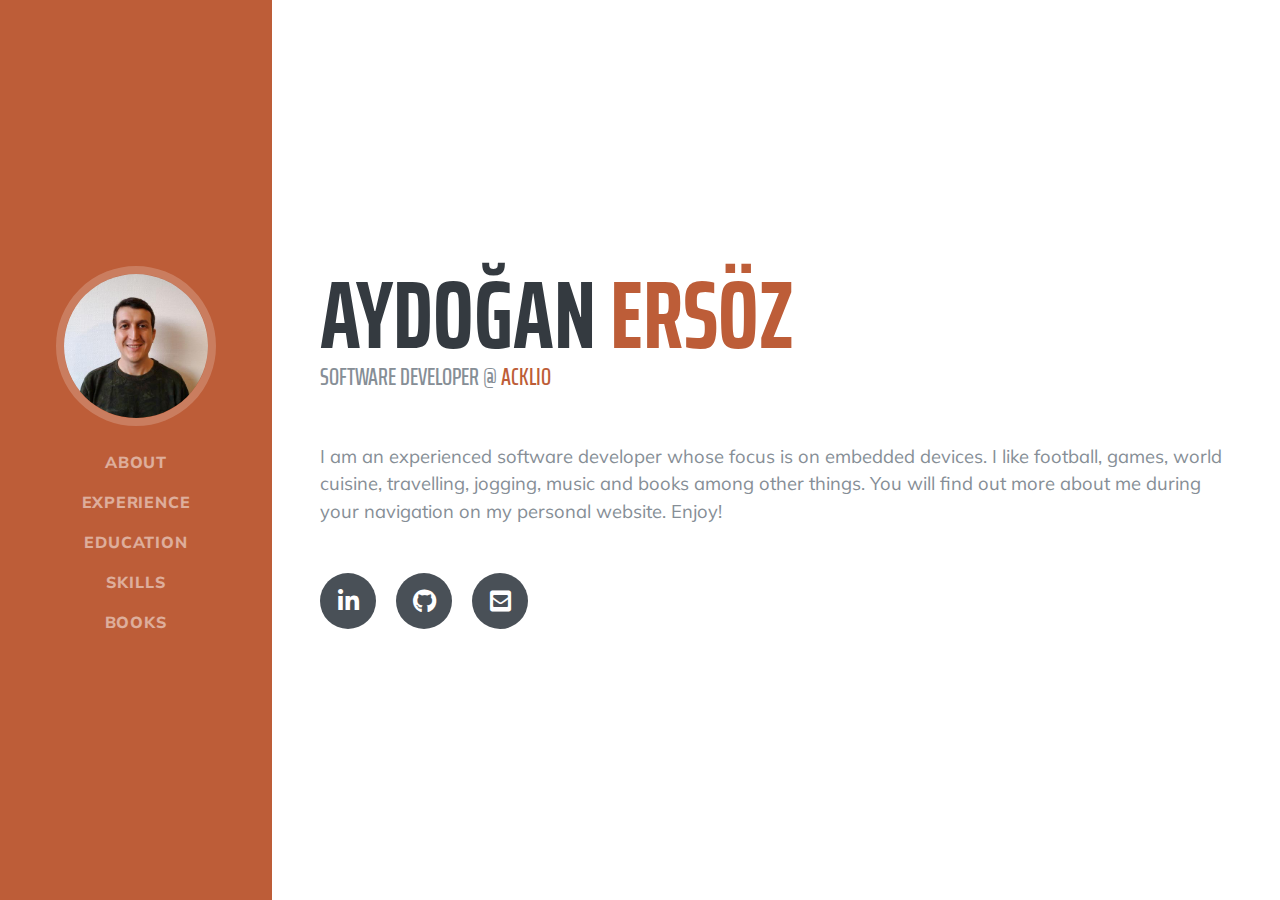
<file: index.html>
<!DOCTYPE html>
<html lang="en">

<head>

  <meta charset="utf-8">
  <meta name="viewport" content="width=device-width, initial-scale=1, shrink-to-fit=no">
  <meta name="description" content="">
  <meta name="author" content="">

  <title>Resume - Start Bootstrap Theme</title>

  <!-- Bootstrap core CSS -->
  <link href="vendor/bootstrap/css/bootstrap.min.css" rel="stylesheet">

  <!-- Custom fonts for this template -->
  <link href="https://fonts.googleapis.com/css?family=Saira+Extra+Condensed:500,700" rel="stylesheet">
  <link href="https://fonts.googleapis.com/css?family=Muli:400,400i,800,800i" rel="stylesheet">
  <link href="vendor/fontawesome-free/css/all.min.css" rel="stylesheet">

  <!-- Custom styles for this template -->
  <link href="css/resume.min.css" rel="stylesheet">

</head>

<body id="page-top">

  <div id="nav-placeholder">

  </div>

  <div class="container-fluid p-0">

    <section class="resume-section p-3 p-lg-5 d-flex align-items-center" id="about">
      <div class="w-100">
        <h1 class="mb-0">Aydoğan
          <span class="text-primary">Ersöz</span>
        </h1>
        <div class="subheading mb-5">Software Developer @ <a href="https://www.ackl.io" target="_blank">Acklio</a>
        </div>
        <p class="lead mb-5">I am an experienced software developer whose focus is on embedded devices. I like football,
          games, world cuisine, travelling, jogging, music and books among other things. You will find out more about me
          during your navigation on my personal website. Enjoy!</p>
        <div class="social-icons">
          <a href="https://www.linkedin.com/in/aydoganersoz/" target="_blank">
            <i class="fab fa-linkedin-in"></i>
          </a>
          <a href="https://github.com/aydoganersoz/" target="_blank">
            <i class="fab fa-github"></i>
          </a>
          <a href="mailto:aydoganersoz@protonmail.com" target="_blank">
            <i class="fas fa-envelope-square"></i>
          </a>
        </div>
      </div>
    </section>
  </div>

  <!-- Bootstrap core JavaScript -->
  <script src="vendor/jquery/jquery.min.js"></script>
  <script src="vendor/bootstrap/js/bootstrap.bundle.min.js"></script>

  <!-- Plugin JavaScript -->
  <script src="vendor/jquery-easing/jquery.easing.min.js"></script>

  <!-- Custom scripts for this template -->
  <script src="js/resume.min.js"></script>

  <script>
    $(function () {
      $("#nav-placeholder").load("nav.html");
    });
  </script>

</body>

</html>
</file>
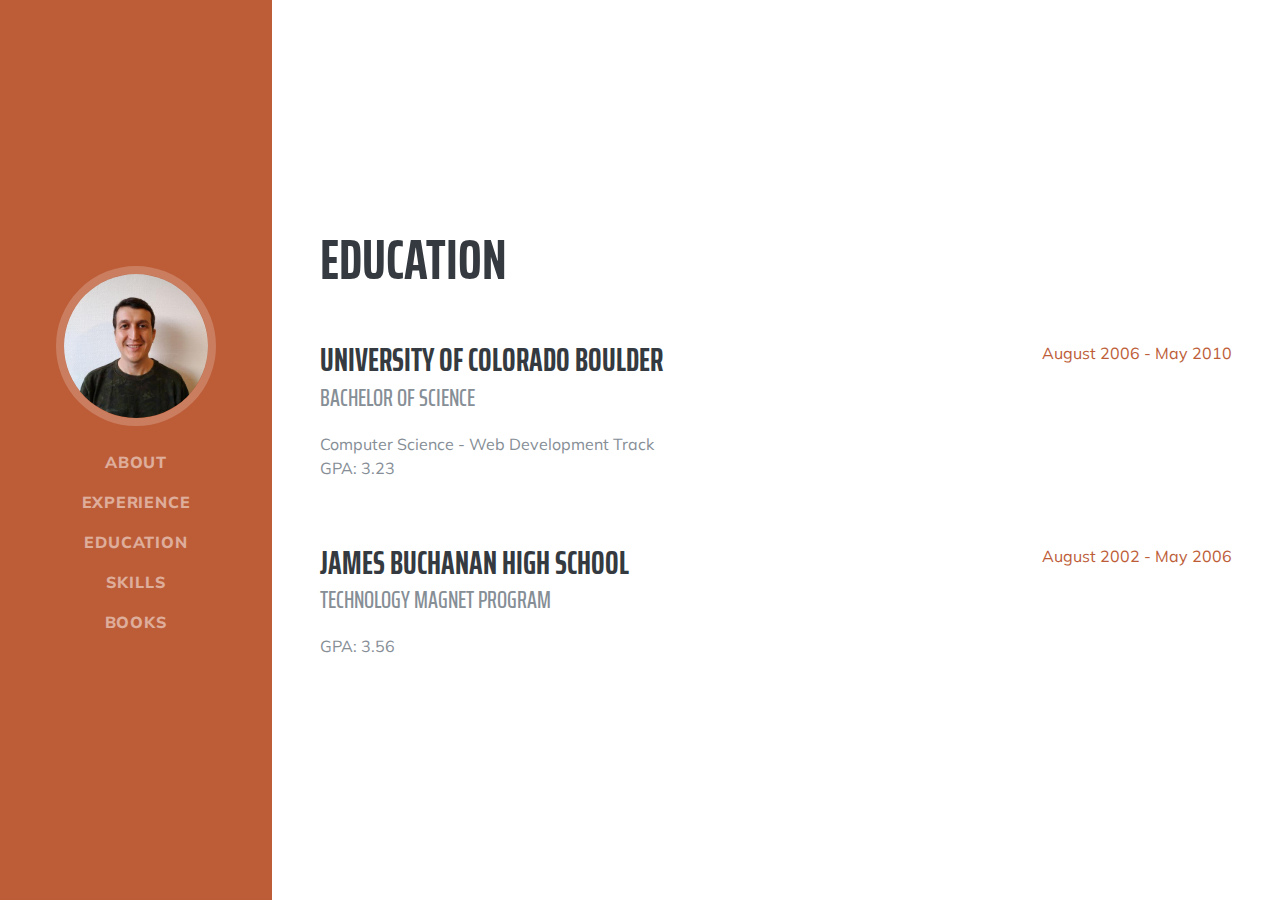
<file: education.html>
<!DOCTYPE html>
<html lang="en">

<head>

  <meta charset="utf-8">
  <meta name="viewport" content="width=device-width, initial-scale=1, shrink-to-fit=no">
  <meta name="description" content="">
  <meta name="author" content="">

  <title>Resume - Start Bootstrap Theme</title>

  <!-- Bootstrap core CSS -->
  <link href="vendor/bootstrap/css/bootstrap.min.css" rel="stylesheet">

  <!-- Custom fonts for this template -->
  <link href="https://fonts.googleapis.com/css?family=Saira+Extra+Condensed:500,700" rel="stylesheet">
  <link href="https://fonts.googleapis.com/css?family=Muli:400,400i,800,800i" rel="stylesheet">
  <link href="vendor/fontawesome-free/css/all.min.css" rel="stylesheet">

  <!-- Custom styles for this template -->
  <link href="css/resume.min.css" rel="stylesheet">

</head>

<body id="page-top">

  <div id="nav-placeholder">

  </div>
<section class="resume-section p-3 p-lg-5 d-flex align-items-center" id="education">
  <div class="w-100">
    <h2 class="mb-5">Education</h2>

    <div class="resume-item d-flex flex-column flex-md-row justify-content-between mb-5">
      <div class="resume-content">
        <h3 class="mb-0">University of Colorado Boulder</h3>
        <div class="subheading mb-3">Bachelor of Science</div>
        <div>Computer Science - Web Development Track</div>
        <p>GPA: 3.23</p>
      </div>
      <div class="resume-date text-md-right">
        <span class="text-primary">August 2006 - May 2010</span>
      </div>
    </div>

    <div class="resume-item d-flex flex-column flex-md-row justify-content-between">
      <div class="resume-content">
        <h3 class="mb-0">James Buchanan High School</h3>
        <div class="subheading mb-3">Technology Magnet Program</div>
        <p>GPA: 3.56</p>
      </div>
      <div class="resume-date text-md-right">
        <span class="text-primary">August 2002 - May 2006</span>
      </div>
    </div>

  </div>
</section>

</body>
</html>



  <!-- Bootstrap core JavaScript -->
  <script src="vendor/jquery/jquery.min.js"></script>
  <script src="vendor/bootstrap/js/bootstrap.bundle.min.js"></script>

  <!-- Plugin JavaScript -->
  <script src="vendor/jquery-easing/jquery.easing.min.js"></script>

  <!-- Custom scripts for this template -->
  <script src="js/resume.min.js"></script>
  <script>
    $(function(){
      $("#nav-placeholder").load("nav.html");
    });
    </script>
</file>
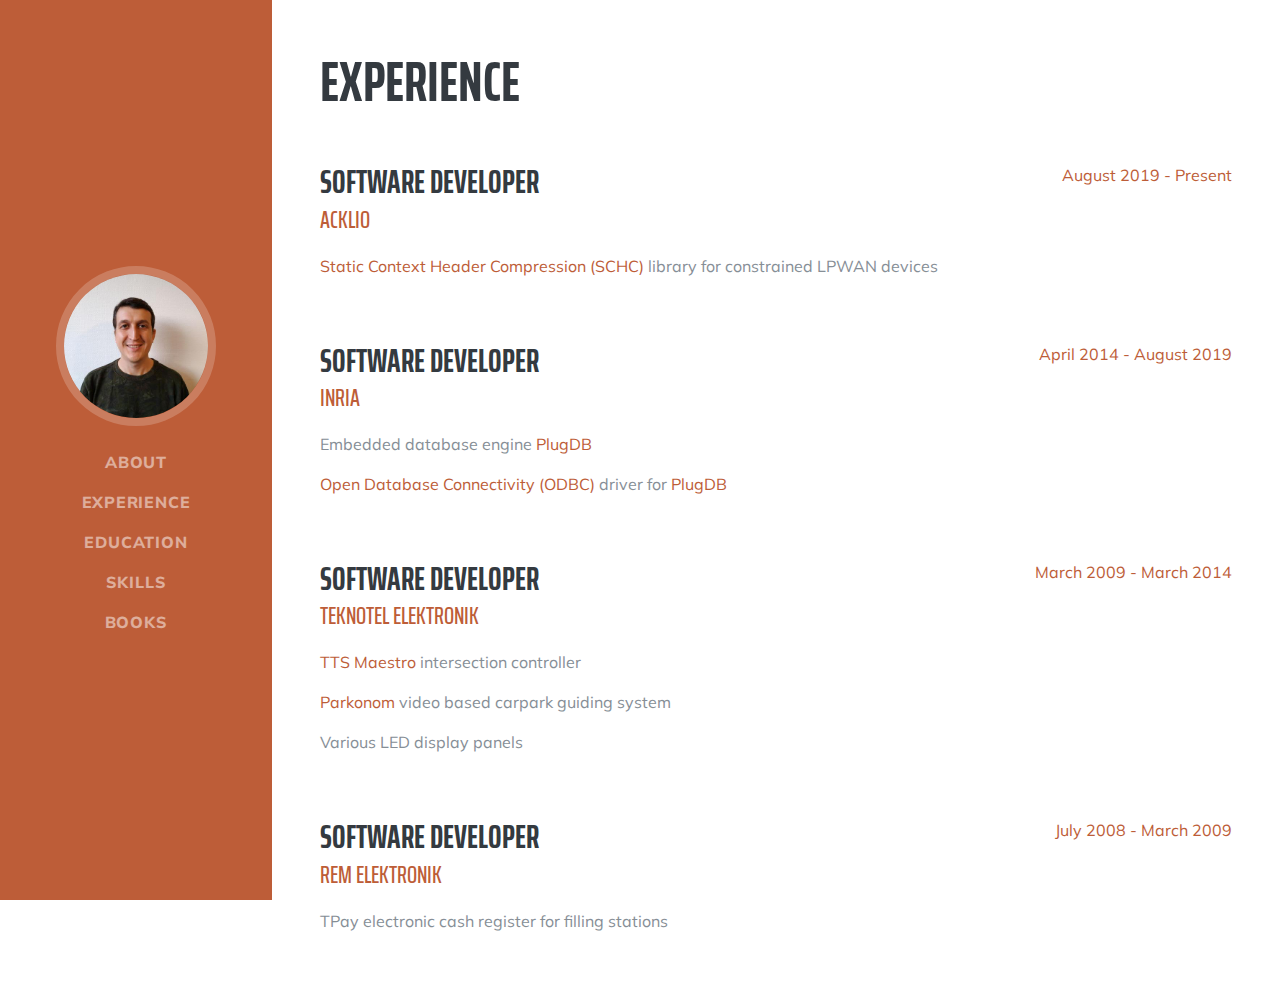
<file: experience.html>
<!DOCTYPE html>
<html lang="en">

<head>

  <meta charset="utf-8">
  <meta name="viewport" content="width=device-width, initial-scale=1, shrink-to-fit=no">
  <meta name="description" content="">
  <meta name="author" content="">

  <title>Resume - Start Bootstrap Theme</title>

  <!-- Bootstrap core CSS -->
  <link href="vendor/bootstrap/css/bootstrap.min.css" rel="stylesheet">

  <!-- Custom fonts for this template -->
  <link href="https://fonts.googleapis.com/css?family=Saira+Extra+Condensed:500,700" rel="stylesheet">
  <link href="https://fonts.googleapis.com/css?family=Muli:400,400i,800,800i" rel="stylesheet">
  <link href="vendor/fontawesome-free/css/all.min.css" rel="stylesheet">

  <!-- Custom styles for this template -->
  <link href="css/resume.min.css" rel="stylesheet">

</head>

<body id="page-top">

  <div id="nav-placeholder">

  </div>

  <section class="resume-section p-3 p-lg-5 d-flex justify-content-center" id="experience">
    <div class="w-100">
      <h2 class="mb-5">Experience</h2>

      <div class="resume-item d-flex flex-column flex-md-row justify-content-between mb-5">
        <div class="resume-content">
          <h3 class="mb-0">Software Developer</h3>
          <div class="subheading mb-3"><a href="https://www.ackl.io" target="_blank">Acklio</a>
          </div>
          <p><a href="https://www.rfc-editor.org/rfc/rfc8724" target="_blank">Static Context Header Compression
              (SCHC)</a> library for constrained LPWAN devices
          </p>
        </div>
        <div class="resume-date text-md-right">
          <span class="text-primary">August 2019 - Present</span>
        </div>
      </div>

      <div class="resume-item d-flex flex-column flex-md-row justify-content-between mb-5">
        <div class="resume-content">
          <h3 class="mb-0">Software Developer</h3>
          <div class="subheading mb-3"><a href="https://team.inria.fr/petrus/" target="_blank">Inria</a></div>
          <p>Embedded database engine <a href="https://project.inria.fr/plugdb/en/" target="_blank">PlugDB</a></p>
          <p><a
              href="https://docs.microsoft.com/en-us/sql/odbc/microsoft-open-database-connectivity-odbc?view=sql-server-ver15"
              target="_blank">Open Database Connectivity (ODBC)</a> driver for <a
              href="https://project.inria.fr/plugdb/en/" target="_blank">PlugDB</a></p>
        </div>
        <div class="resume-date text-md-right">
          <span class="text-primary">April 2014 - August 2019</span>
        </div>
      </div>

      <div class="resume-item d-flex flex-column flex-md-row justify-content-between mb-5">
        <div class="resume-content">
          <h3 class="mb-0">Software Developer</h3>
          <div class="subheading mb-3"><a href="http://teknotel.com.tr/" target="_blank">Teknotel Elektronik</a>
          </div>
          <p><a href="http://teknotel.com.tr/#keyfeatofmaestro" target="_blank">TTS Maestro</a> intersection controller
          </p>
          <p><a href="http://2a-grup.com/parkonomhome.aspx" target="_blank">Parkonom</a> video based carpark guiding
            system</p>
          <p>Various LED display panels</p>
        </div>
        <div class="resume-date text-md-right">
          <span class="text-primary">March 2009 - March 2014</span>
        </div>
      </div>

      <div class="resume-item d-flex flex-column flex-md-row justify-content-between">
        <div class="resume-content">
          <h3 class="mb-0">Software Developer</h3>
          <div class="subheading mb-3"><a href="#">Rem Elektronik</a></div>
          <p>TPay electronic cash register for filling stations</p>
        </div>
        <div class="resume-date text-md-right">
          <span class="text-primary">July 2008 - March 2009</span>
        </div>
      </div>

    </div>

  </section>

</body>

</html>

<!-- Bootstrap core JavaScript -->
<script src="vendor/jquery/jquery.min.js"></script>
<script src="vendor/bootstrap/js/bootstrap.bundle.min.js"></script>

<!-- Plugin JavaScript -->
<script src="vendor/jquery-easing/jquery.easing.min.js"></script>

<!-- Custom scripts for this template -->
<script src="js/resume.min.js"></script>
<script>
  $(function () {
    $("#nav-placeholder").load("nav.html");
  });
</script>
</file>
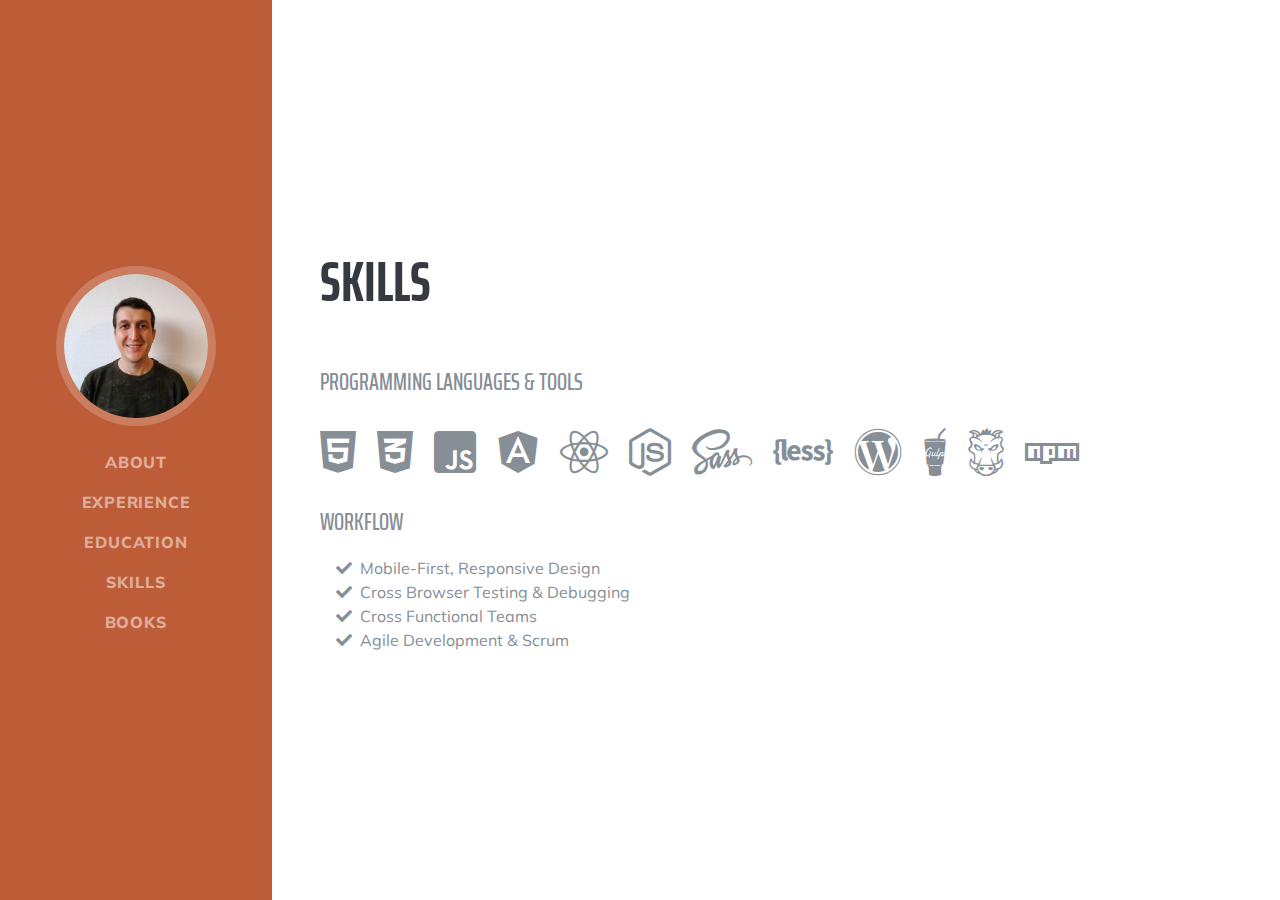
<file: skills.html>
<!DOCTYPE html>
<html lang="en">

<head>

  <meta charset="utf-8">
  <meta name="viewport" content="width=device-width, initial-scale=1, shrink-to-fit=no">
  <meta name="description" content="">
  <meta name="author" content="">

  <title>Resume - Start Bootstrap Theme</title>

  <!-- Bootstrap core CSS -->
  <link href="vendor/bootstrap/css/bootstrap.min.css" rel="stylesheet">

  <!-- Custom fonts for this template -->
  <link href="https://fonts.googleapis.com/css?family=Saira+Extra+Condensed:500,700" rel="stylesheet">
  <link href="https://fonts.googleapis.com/css?family=Muli:400,400i,800,800i" rel="stylesheet">
  <link href="vendor/fontawesome-free/css/all.min.css" rel="stylesheet">

  <!-- Custom styles for this template -->
  <link href="css/resume.min.css" rel="stylesheet">

</head>

<body id="page-top">

  <div id="nav-placeholder">

  </div>
<section class="resume-section p-3 p-lg-5 d-flex align-items-center" id="skills">
  <div class="w-100">
    <h2 class="mb-5">Skills</h2>

    <div class="subheading mb-3">Programming Languages &amp; Tools</div>
    <ul class="list-inline dev-icons">
      <li class="list-inline-item">
        <i class="fab fa-html5"></i>
      </li>
      <li class="list-inline-item">
        <i class="fab fa-css3-alt"></i>
      </li>
      <li class="list-inline-item">
        <i class="fab fa-js-square"></i>
      </li>
      <li class="list-inline-item">
        <i class="fab fa-angular"></i>
      </li>
      <li class="list-inline-item">
        <i class="fab fa-react"></i>
      </li>
      <li class="list-inline-item">
        <i class="fab fa-node-js"></i>
      </li>
      <li class="list-inline-item">
        <i class="fab fa-sass"></i>
      </li>
      <li class="list-inline-item">
        <i class="fab fa-less"></i>
      </li>
      <li class="list-inline-item">
        <i class="fab fa-wordpress"></i>
      </li>
      <li class="list-inline-item">
        <i class="fab fa-gulp"></i>
      </li>
      <li class="list-inline-item">
        <i class="fab fa-grunt"></i>
      </li>
      <li class="list-inline-item">
        <i class="fab fa-npm"></i>
      </li>
    </ul>

    <div class="subheading mb-3">Workflow</div>
    <ul class="fa-ul mb-0">
      <li>
        <i class="fa-li fa fa-check"></i>
        Mobile-First, Responsive Design</li>
      <li>
        <i class="fa-li fa fa-check"></i>
        Cross Browser Testing &amp; Debugging</li>
      <li>
        <i class="fa-li fa fa-check"></i>
        Cross Functional Teams</li>
      <li>
        <i class="fa-li fa fa-check"></i>
        Agile Development &amp; Scrum</li>
    </ul>
  </div>
</section>

</body>
</html>

  <!-- Bootstrap core JavaScript -->
  <script src="vendor/jquery/jquery.min.js"></script>
  <script src="vendor/bootstrap/js/bootstrap.bundle.min.js"></script>

  <!-- Plugin JavaScript -->
  <script src="vendor/jquery-easing/jquery.easing.min.js"></script>

  <!-- Custom scripts for this template -->
  <script src="js/resume.min.js"></script>
  <script>
    $(function(){
      $("#nav-placeholder").load("nav.html");
    });
    </script>
</file>
<file: css/resume.min.css>
/*!
 * Start Bootstrap - Resume v5.0.8 (https://startbootstrap.com/template-overviews/resume)
 * Copyright 2013-2019 Start Bootstrap
 * Licensed under MIT (https://github.com/BlackrockDigital/startbootstrap-resume/blob/master/LICENSE)
 */body{font-family:Muli,-apple-system,BlinkMacSystemFont,'Segoe UI',Roboto,'Helvetica Neue',Arial,sans-serif,'Apple Color Emoji','Segoe UI Emoji','Segoe UI Symbol','Noto Color Emoji';padding-top:54px;color:#868e96}@media (min-width:992px){body{padding-top:0;padding-left:17rem}}h1,h2,h3,h4,h5,h6{font-family:'Saira Extra Condensed',-apple-system,BlinkMacSystemFont,'Segoe UI',Roboto,'Helvetica Neue',Arial,sans-serif,'Apple Color Emoji','Segoe UI Emoji','Segoe UI Symbol','Noto Color Emoji';font-weight:700;text-transform:uppercase;color:#343a40}h1{font-size:6rem;line-height:5.5rem}h2{font-size:3.5rem}h3{font-size:2rem}p.lead{font-size:1.15rem;font-weight:400}.subheading{text-transform:uppercase;font-weight:500;font-family:'Saira Extra Condensed',-apple-system,BlinkMacSystemFont,'Segoe UI',Roboto,'Helvetica Neue',Arial,sans-serif,'Apple Color Emoji','Segoe UI Emoji','Segoe UI Symbol','Noto Color Emoji';font-size:1.5rem}.social-icons a{display:inline-block;height:3.5rem;width:3.5rem;background-color:#495057;color:#fff!important;border-radius:100%;text-align:center;font-size:1.5rem;line-height:3.5rem;margin-right:1rem}.social-icons a:last-child{margin-right:0}.social-icons a:hover{background-color:#bd5d38}.dev-icons{font-size:3rem}.dev-icons .list-inline-item i:hover{color:#bd5d38}#sideNav .navbar-nav .nav-item .nav-link{font-weight:800;letter-spacing:.05rem;text-transform:uppercase}#sideNav .navbar-toggler:focus{outline-color:#d48a6e}@media (min-width:992px){#sideNav{text-align:center;position:fixed;top:0;left:0;display:flex;flex-direction:column;width:17rem;height:100vh}#sideNav .navbar-brand{display:flex;margin:auto auto 0;padding:.5rem}#sideNav .navbar-brand .img-profile{max-width:10rem;max-height:10rem;border:.5rem solid rgba(255,255,255,.2)}#sideNav .navbar-collapse{display:flex;align-items:flex-start;flex-grow:0;width:100%;margin-bottom:auto}#sideNav .navbar-collapse .navbar-nav{flex-direction:column;width:100%}#sideNav .navbar-collapse .navbar-nav .nav-item{display:block}#sideNav .navbar-collapse .navbar-nav .nav-item .nav-link{display:block}}section.resume-section{padding-top:5rem!important;padding-bottom:5rem!important;max-width:75rem}section.resume-section .resume-item .resume-date{min-width:none}@media (min-width:768px){section.resume-section{min-height:100vh}section.resume-section .resume-item .resume-date{min-width:18rem}}@media (min-width:992px){section.resume-section{padding-top:3rem!important;padding-bottom:3rem!important}}.bg-primary{background-color:#bd5d38!important}.text-primary{color:#bd5d38!important}a{color:#bd5d38}a:active,a:focus,a:hover{color:#824027}
</file>
